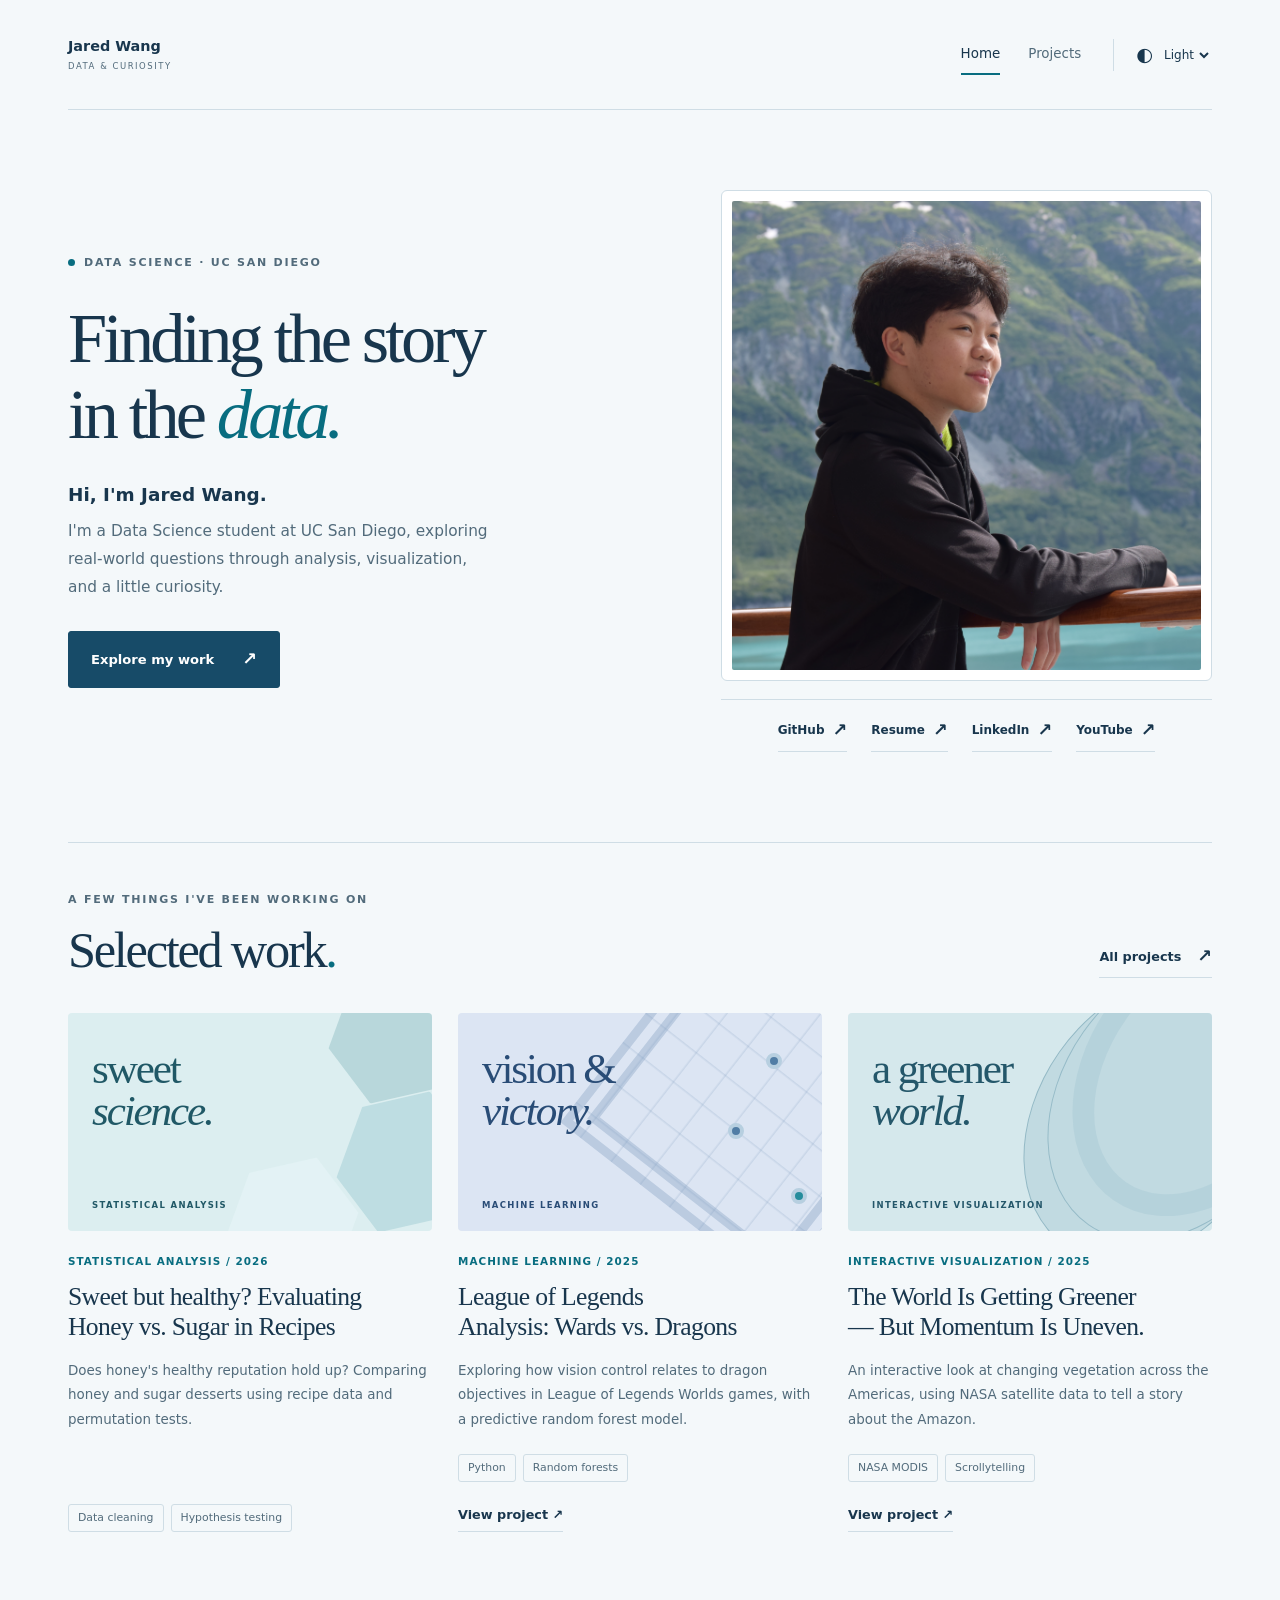
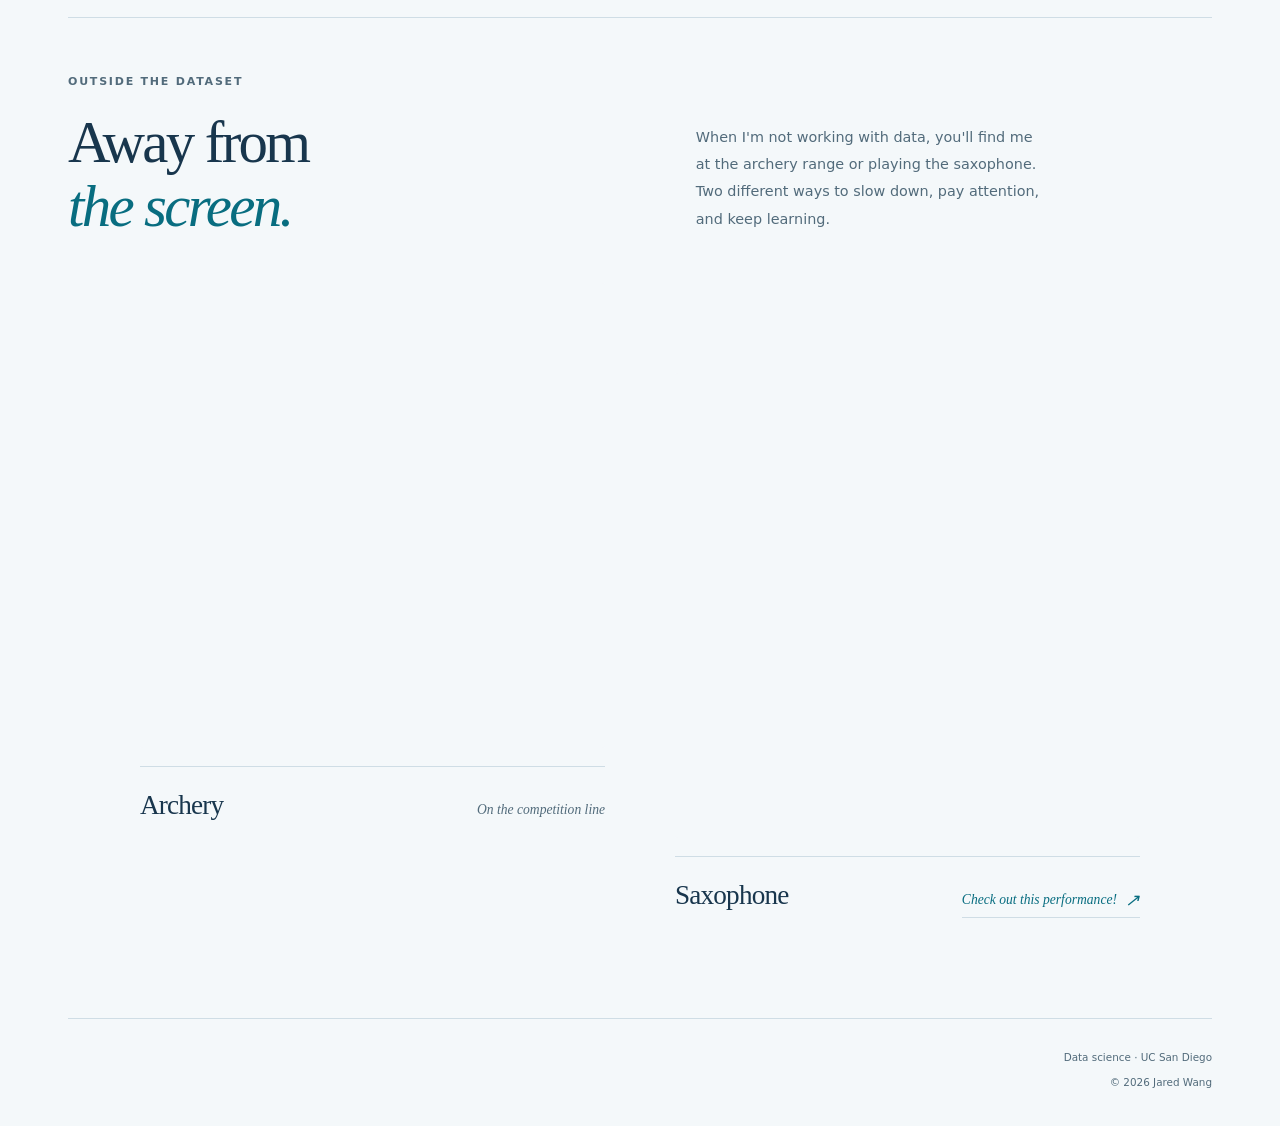
<file: index.html>
<!DOCTYPE html>
<html lang="en">
<head>
    <meta charset="UTF-8">
    <meta name="viewport" content="width=device-width, initial-scale=1.0">
    <meta name="description" content="Jared Wang is a Data Science student at UC San Diego exploring the stories behind real-world data.">
    <title>Jared Wang — Data &amp; Curiosity</title>
    <link rel="stylesheet" href="style.css">
    <script src="global.js" type="module"></script>
    <script src="index.js" type="module"></script>
</head>
<body class="home-page">
    <main id="main">
        <section class="hero" aria-labelledby="intro-title">
            <div class="hero-copy">
                <p class="eyebrow"><span class="status-dot" aria-hidden="true"></span> Data science · UC San Diego</p>
                <h1 id="intro-title">Finding the story<br>in the <em>data.</em></h1>
                <p class="hero-intro">Hi, I'm Jared Wang.</p>
                <p class="hero-description">I'm a Data Science student at UC San Diego, exploring real-world questions through analysis, visualization, and a little curiosity.</p>
                <div class="hero-actions">
                    <a class="button" href="projects/">Explore my work <span aria-hidden="true">↗</span></a>
                    <!-- <a class="text-link" href="documents/Jared_Resume.pdf" target="_blank" rel="noopener noreferrer">View resume <span aria-hidden="true">↗</span><span class="sr-only"> (opens in a new tab)</span></a> -->
                </div>
            </div>
            <figure class="portrait">
                <div class="portrait-frame">
                    <img src="images/DSC_0252.JPG" alt="Jared looking out over the water on a cruise in Alaska" width="6000" height="4000" fetchpriority="high">
                </div>
                <figcaption>
                    <div class="portrait-links" role="group" aria-label="Profile links">
                        <a class="text-link" href="https://github.com/JaredW022" target="_blank" rel="noopener noreferrer">GitHub <span aria-hidden="true">↗</span><span class="sr-only"> (opens in a new tab)</span></a>
                        <a class="text-link" href="documents/Jared_Resume.pdf" target="_blank" rel="noopener noreferrer">Resume <span aria-hidden="true">↗</span><span class="sr-only"> (opens in a new tab)</span></a>
                        <a class="text-link" href="https://linkedin.com/in/jared-wang-a64186307" target="_blank" rel="noopener noreferrer">LinkedIn <span aria-hidden="true">↗</span><span class="sr-only"> (opens in a new tab)</span></a>
                        <a class="text-link" href="https://www.youtube.com/@JaredWang1" target="_blank" rel="noopener noreferrer">YouTube <span aria-hidden="true">↗</span><span class="sr-only"> (opens in a new tab)</span></a>
                    </div>
                </figcaption>
            </figure>
        </section>
        <section class="work-section" aria-labelledby="work-title">
            <div class="section-heading">
                <div><p class="eyebrow">A few things I've been working on</p><h2 id="work-title">Selected work<span class="accent">.</span></h2></div>
                <a class="text-link" href="projects/">All projects <span aria-hidden="true">↗</span></a>
            </div>
            <div class="projects" data-preview="true" aria-label="Selected projects"></div>
        </section>
        <section class="personal-note" aria-labelledby="personal-title">
            <div class="personal-intro">
                <div><p class="eyebrow">Outside the dataset</p><h2 id="personal-title">Away from<br><em>the screen.</em></h2></div>
                <p>When I'm not working with data, you'll find me at the archery range or playing the saxophone. Two different ways to slow down, pay attention, and keep learning.</p>
            </div>
            <div class="personal-gallery">
                <figure class="interest-photo archery-photo">
                    <div class="interest-image"><img src="images/DSC04361_Original.jpg" alt="Jared drawing a recurve bow at an indoor archery range" width="4688" height="7028" loading="lazy" decoding="async"></div>
                    <figcaption><span>Archery</span><span>On the competition line</span></figcaption>
                </figure>
                <figure class="interest-photo music-photo">
                    <div class="interest-image"><img src="images/IMG_6248.PNG" alt="Jared playing the saxophone with sheet music on a stand" width="2532" height="1170" loading="lazy" decoding="async"></div>
                    <figcaption><span>Saxophone</span><a class="text-link performance-link" href="https://youtu.be/4shO8WSLmiE?si=Z1OiHiEH8dSEk5jz" target="_blank" rel="noopener noreferrer" aria-label="Check out my saxophone performances on YouTube (opens in a new tab)">Check out this performance! <span aria-hidden="true">↗</span></a></figcaption>
                </figure>
            </div>
        </section>
        <!-- GitHub Profile Stats are intentionally hidden.
        <h2>GitHub Profile Stats</h2>
        <div id="profile-stats"></div>
        -->
    </main>
</body>
</html>
</file>
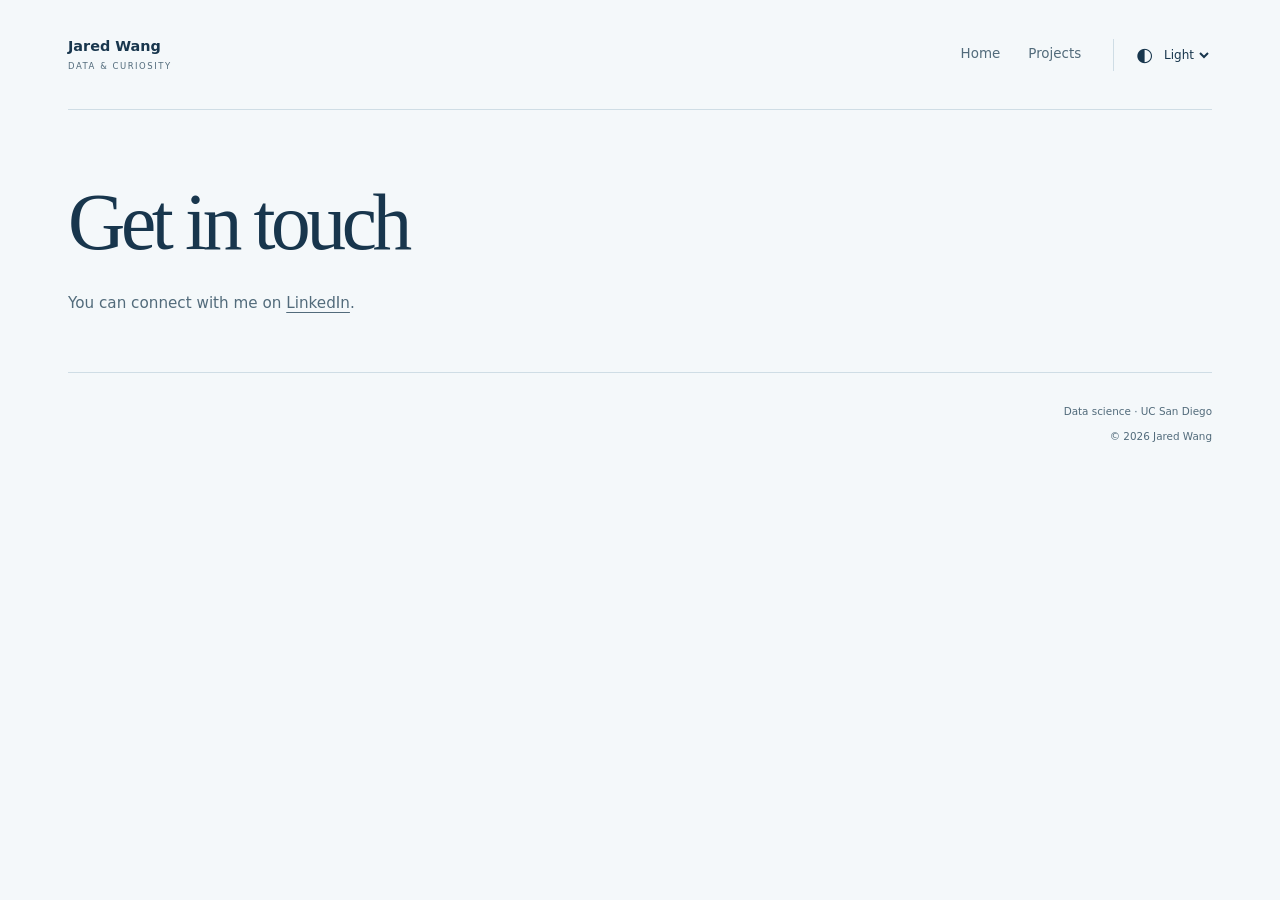
<file: contact/index.html>
<!DOCTYPE html>
<html lang="en">
<head>
    <meta charset="UTF-8">
    <meta name="viewport" content="width=device-width, initial-scale=1.0">
    <title>Contact — Jared Wang</title>
    <link rel="stylesheet" href="../style.css">
    <script src="../global.js" type="module"></script>
</head>
<body>
    <main id="main" class="page-heading">
        <h1>Get in touch</h1>
        <p>You can connect with me on <a href="https://linkedin.com/in/jared-wang-a64186307" target="_blank" rel="noopener noreferrer">LinkedIn</a>.</p>
    </main>
</body>
</html>
</file>
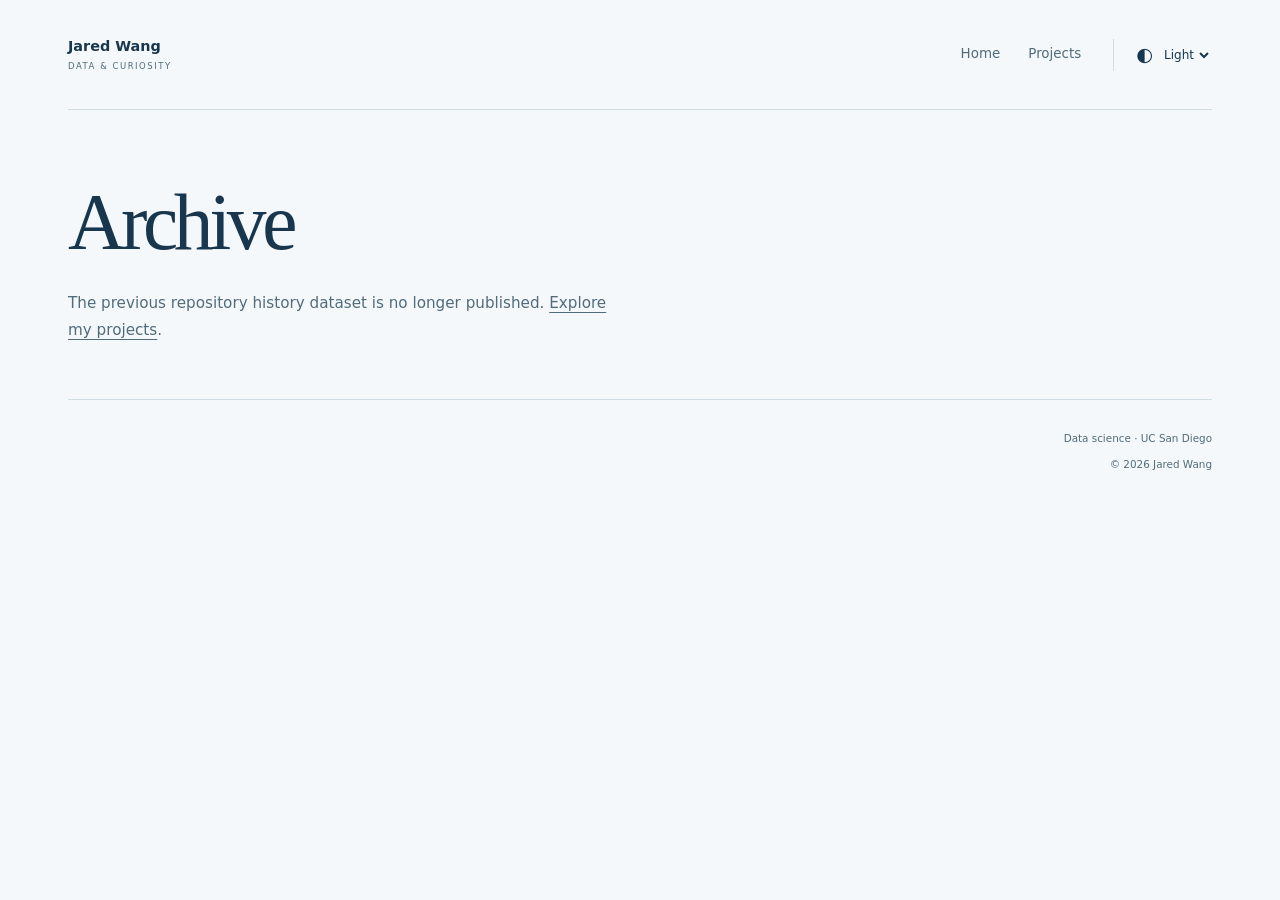
<file: meta/index.html>
<!DOCTYPE html>
<html lang="en">
<head>
    <meta charset="UTF-8">
    <meta name="viewport" content="width=device-width, initial-scale=1.0">
    <title>Archive — Jared Wang</title>
    <link rel="stylesheet" href="../style.css">
    <script src="../global.js" type="module"></script>
</head>
<body>
    <main id="main" class="page-heading">
        <h1>Archive</h1>
        <p>The previous repository history dataset is no longer published. <a href="../projects/">Explore my projects</a>.</p>
    </main>
</body>
</html>
</file>
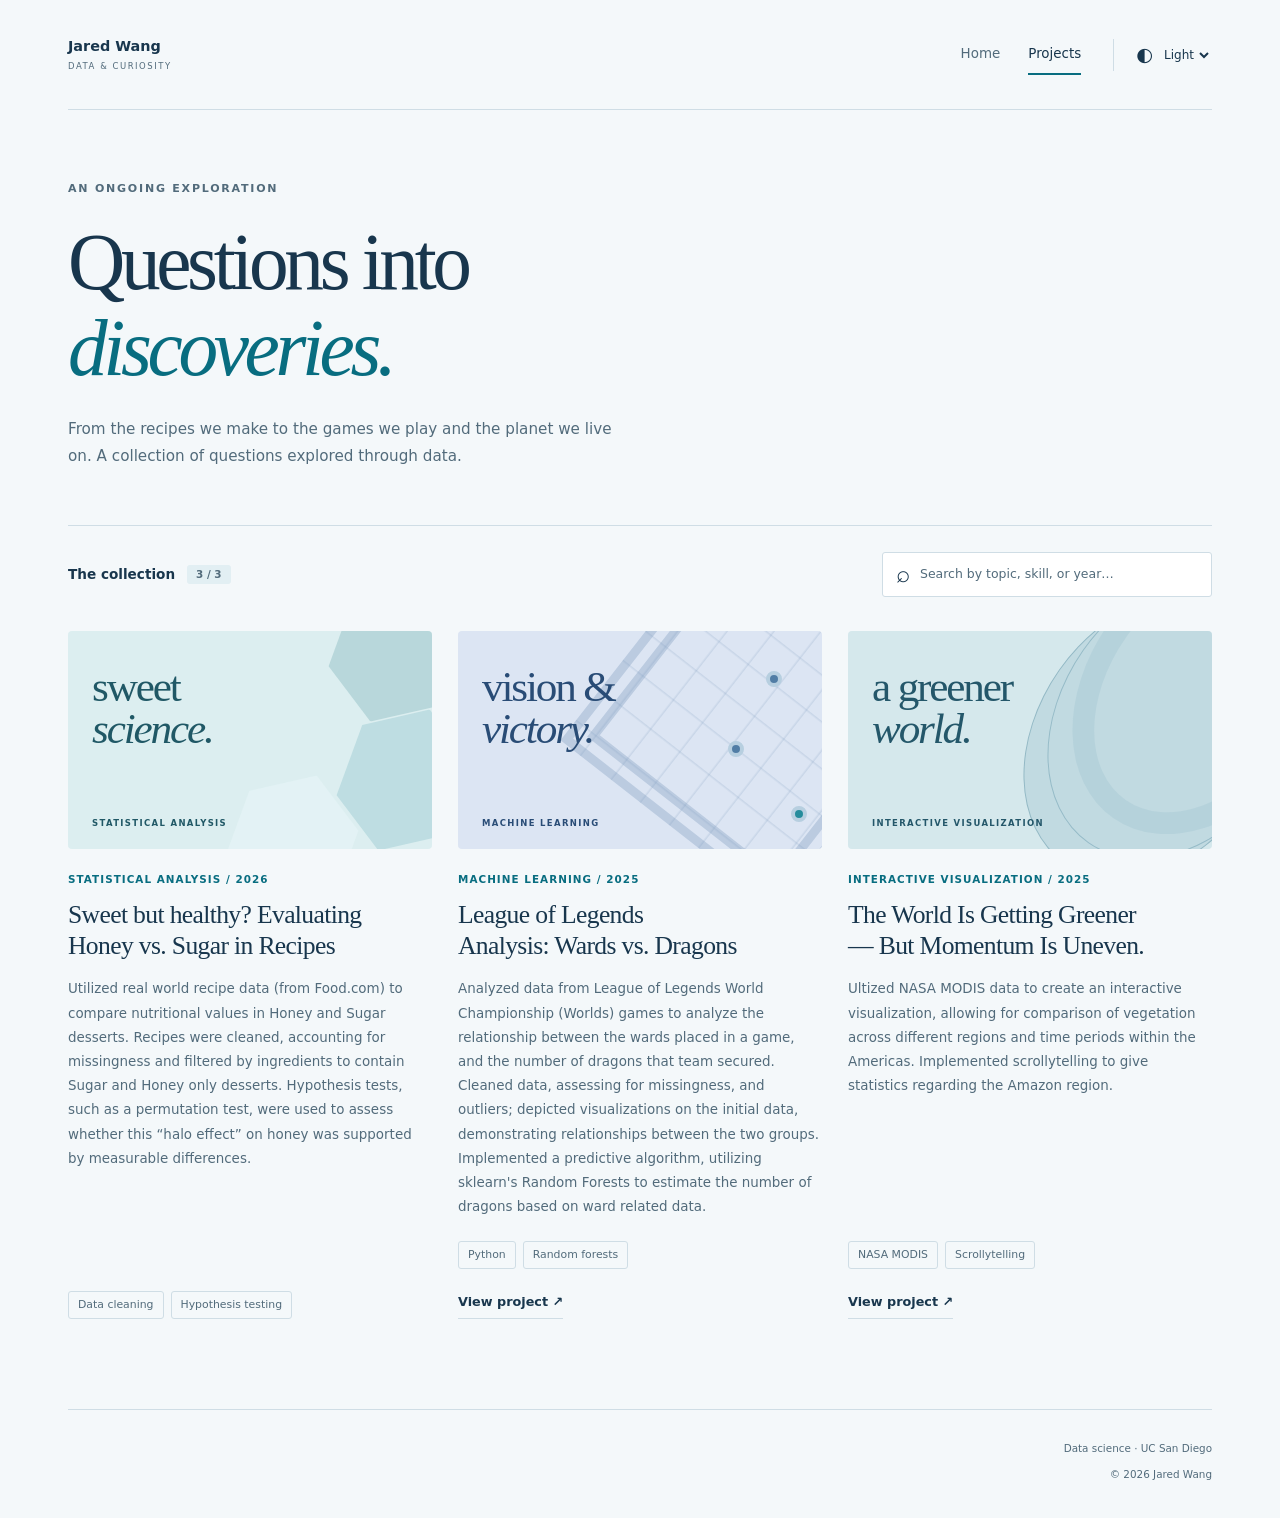
<file: projects/index.html>
<!DOCTYPE html>
<html lang="en">
<head>
    <meta charset="UTF-8">
    <meta name="viewport" content="width=device-width, initial-scale=1.0">
    <meta name="description" content="Explore Jared Wang's projects in data analysis, machine learning, and interactive visualization.">
    <title>Projects — Jared Wang</title>
    <link rel="stylesheet" href="../style.css">
    <script src="../global.js" type="module"></script>
    <script src="projects.js" type="module"></script>
</head>
<body class="projects-page">
    <main id="main">
        <header class="page-heading">
            <p class="eyebrow">An ongoing exploration</p>
            <h1>Questions into<br><em>discoveries.</em></h1>
            <p>From the recipes we make to the games we play and the planet we live on. A collection of questions explored through data.</p>
        </header>
        <section class="project-collection" aria-labelledby="collection-title">
            <div class="project-toolbar">
                <h2 id="collection-title">The collection <span class="project-count" aria-live="polite"></span></h2>
                <label class="search-field"><span aria-hidden="true">⌕</span><input class="searchBar" type="search" aria-label="Search projects" placeholder="Search by topic, skill, or year…"></label>
            </div>
            <div class="projects"></div>
        </section>
    </main>
</body>
</html>
</file>
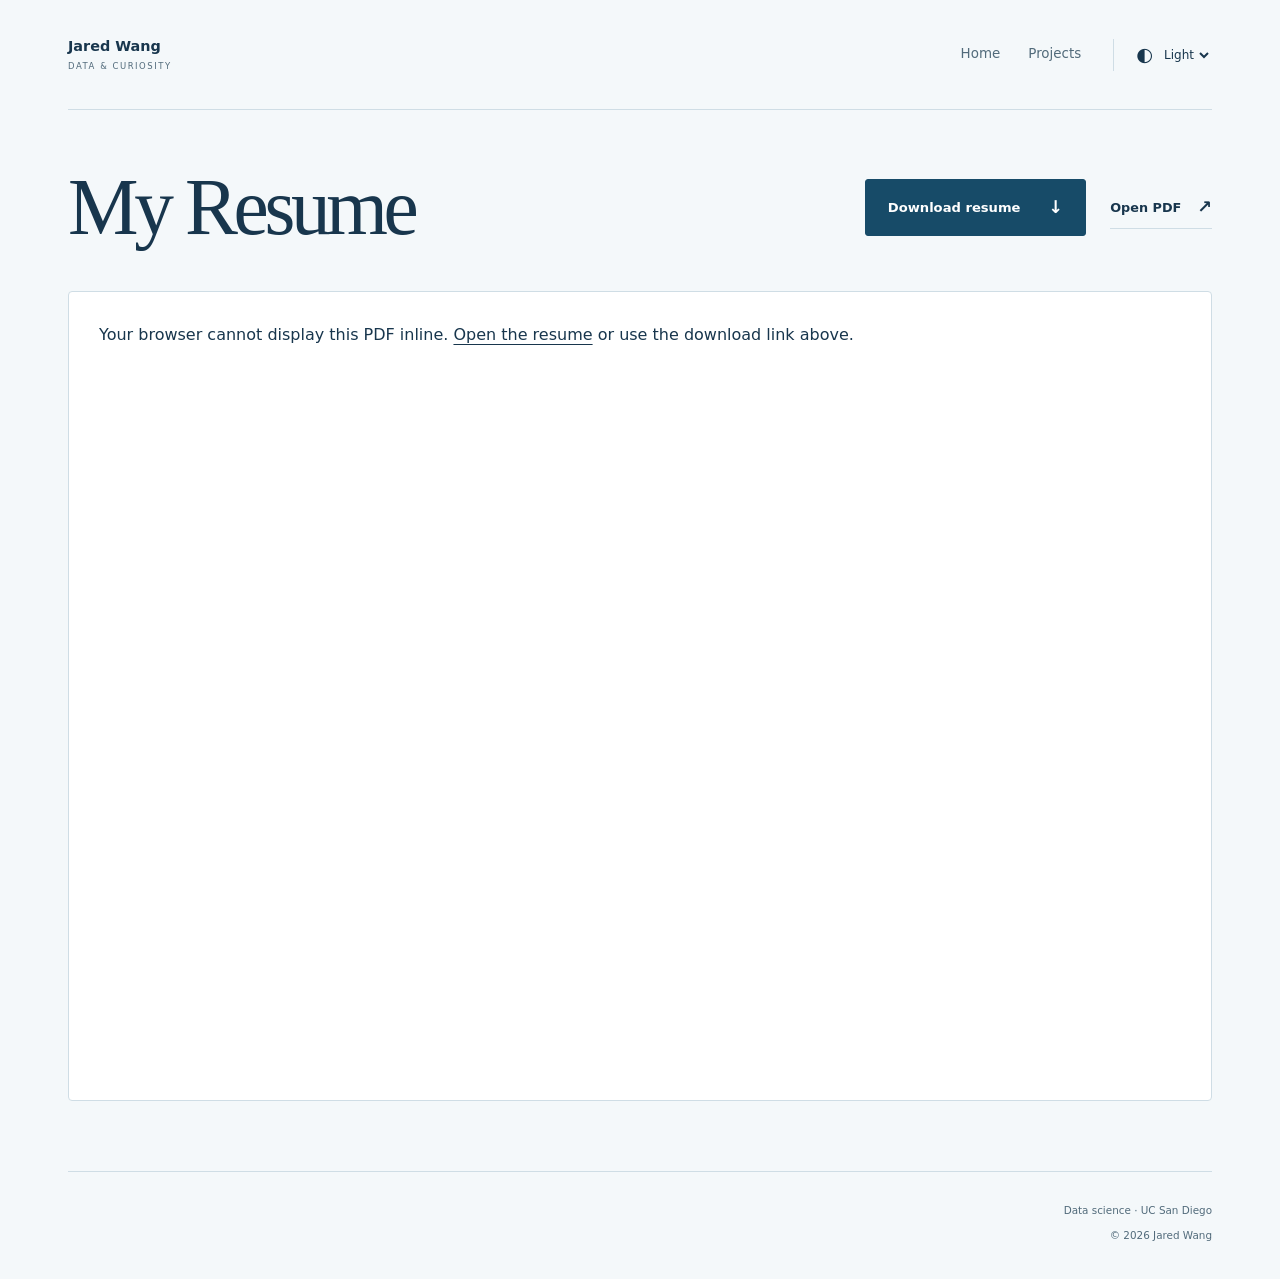
<file: resume.html>
<!DOCTYPE html>
<html lang="en">
<head>
    <meta charset="UTF-8">
    <meta name="viewport" content="width=device-width, initial-scale=1.0">
    <meta name="description" content="View or download Jared Wang's updated resume, including education, experience, projects, and technical skills.">
    <title>Resume — Jared Wang</title>
    <link rel="stylesheet" href="style.css">
    <script src="global.js" type="module"></script>
</head>
<body class="resume-page">
    <main id="main">
        <header class="resume-toolbar">
            <h1>My Resume<span class="accent"></span></h1>
            <div class="resume-actions">
                <a class="button" href="documents/Jared_Resume.pdf" download="Jared_Resume.pdf">Download resume <span aria-hidden="true">↓</span></a>
                <a class="text-link" href="documents/Jared_Resume.pdf" target="_blank" rel="noopener noreferrer">Open PDF <span aria-hidden="true">↗</span><span class="sr-only"> (opens in a new tab)</span></a>
            </div>
        </header>
        <object class="resume-pdf" data="documents/Jared_Resume.pdf#view=FitH&navpanes=0" type="application/pdf" aria-label="Jared Wang's resume PDF">
            <p>Your browser cannot display this PDF inline. <a href="documents/Jared_Resume.pdf">Open the resume</a> or use the download link above.</p>
        </object>
    </main>
</body>
</html>
</file>
<file: style.css>
/* A coastal palette of soft white, deep navy, teal, and pale blue. */
:root {
  color-scheme: light;
  --paper: light-dark(#f4f8fa, #101e2b);
  --surface: light-dark(#ffffff, #172b3a);
  --ink: light-dark(#18364d, #e6f0f5);
  --muted: light-dark(#526b7b, #a9bdcc);
  --line: light-dark(#cfdde5, #344d60);
  --accent: light-dark(#086d80, #79cfda);
  --tint: light-dark(#e2eff3, #1b3545);
  --button: light-dark(#174b68, #a6dbe6);
  --button-text: light-dark(#ffffff, #101e2b);
  --color-accent: var(--accent);
  font-family: "Segoe UI", system-ui, -apple-system, sans-serif;
  background: var(--paper);
  color: var(--ink);
  accent-color: var(--accent);
  scroll-behavior: smooth;
  scroll-padding-top: 2rem;
}
* { box-sizing: border-box; }
body { max-width: 1240px; margin: 0 auto; padding: 0 48px; font-size: 16px; line-height: 1.65; }
a { color: inherit; text-underline-offset: .25em; }
button, input, select, textarea { font: inherit; }
button, select { cursor: pointer; }
button, input, select, textarea { color: var(--ink); }
img { display: block; max-width: 100%; height: auto; }
::selection { background: var(--ink); color: var(--paper); }
:focus-visible { outline: 3px solid var(--accent); outline-offset: 5px; }
h1, h2, h3, p, figure { margin: 0; }
h1, h2, h3 { font-weight: 400; line-height: 1.08; text-wrap: balance; }
h1, h2, .footer-name { font-family: Georgia, "Times New Roman", serif; }
h1 { font-size: clamp(3.3rem, 6.2vw, 5.6rem); letter-spacing: -.055em; }
h1 em { color: var(--accent); font-weight: 400; }
h2 { font-size: clamp(2.25rem, 4vw, 3.15rem); letter-spacing: -.045em; }
h3 { font-family: Georgia, "Times New Roman", serif; font-size: 1.6rem; letter-spacing: -.025em; line-height: 1.2; }
.accent { color: var(--accent); }
.eyebrow { font-size: .69rem; text-transform: uppercase; letter-spacing: .16em; font-weight: 650; color: var(--muted); }
.sr-only { position: absolute; width: 1px; height: 1px; padding: 0; margin: -1px; overflow: hidden; clip-path: inset(50%); white-space: nowrap; border: 0; }
.skip-link { position: fixed; top: -100px; left: 16px; z-index: 100; padding: 10px 20px; background: var(--surface); color: var(--ink); }
.skip-link:focus { top: 12px; }
.site-header { min-height: 110px; display: flex; align-items: center; gap: 32px; border-bottom: 1px solid var(--line); }
.brand { display: flex; align-items: center; gap: 13px; margin-right: auto; text-decoration: none; font-size: .9rem; line-height: 1.3; font-weight: 600; }
.brand-mark { display: grid; place-items: center; width: 44px; height: 44px; background: var(--button); color: var(--button-text); border-radius: 50% 50% 5px 50%; font: italic 25px Georgia, serif; letter-spacing: -.08em; padding-right: 4px; }
.brand-caption { display: block; color: var(--muted); text-transform: uppercase; font-size: .53rem; letter-spacing: .18em; font-weight: 500; margin-top: 5px; }
.site-header nav { display: flex; gap: 28px; }
.site-header nav a { position: relative; padding: 12px 0; font-size: .84rem; text-decoration: none; color: var(--muted); }
.site-header nav a::after { content: ""; position: absolute; bottom: 3px; left: 0; width: 0; height: 2px; background: var(--accent); transition: width .2s ease; }
.site-header nav a:hover, .site-header nav a.current { color: var(--ink); }
.site-header nav a:hover::after, .site-header nav a.current::after { width: 100%; }
.color-scheme { display: flex; align-items: center; gap: 5px; border-left: 1px solid var(--line); padding-left: 22px; }
.theme-symbol { font-size: 1.2rem; }
.color-scheme select { font-size: .75rem; background: transparent; border: 0; padding: 8px 2px; max-width: 78px; }
.color-scheme option { background: var(--paper); }
.hero { display: grid; grid-template-columns: 1.2fr 1fr; gap: clamp(32px, 5vw, 80px); align-items: center; padding: 80px 0 90px; }
.hero .eyebrow { margin-bottom: 28px; display: flex; align-items: center; gap: 9px; }
.status-dot { width: 7px; height: 7px; background: var(--accent); border-radius: 50%; }
.hero h1 { font-size: clamp(3.3rem, 5.5vw, 5rem); margin-bottom: 28px; }
.hero-intro { font-size: 1.15rem; font-weight: 600; margin-bottom: 8px; }
.hero-description { color: var(--muted); max-width: 420px; font-size: .96rem; line-height: 1.8; }
.hero-actions { display: flex; flex-wrap: wrap; gap: 28px; align-items: center; margin-top: 30px; }
.button { display: inline-flex; align-items: center; justify-content: center; gap: 28px; border: 1px solid var(--button); padding: 13px 22px; background: var(--button); color: var(--button-text); text-decoration: none; font-size: .82rem; font-weight: 600; border-radius: 3px; transition: transform .2s ease, box-shadow .2s ease; }
.button:hover { transform: translateY(-2px); box-shadow: 0 5px 0 color-mix(in srgb, var(--button) 18%, transparent); }
.button span, .text-link span { font-size: 1.1rem; }
.text-link { display: inline-flex; align-items: center; gap: 16px; font-size: .8rem; font-weight: 600; text-decoration: none; border-bottom: 1px solid var(--line); padding: 6px 0; }
.text-link:hover { color: var(--accent); border-color: var(--accent); }
.hero-note { color: var(--muted); font-size: .7rem; margin-top: 35px; }
.portrait { width: 100%; }
.portrait-frame { padding: 10px; background: var(--surface); border: 1px solid var(--line); border-radius: 6px; }
.portrait img { width: 100%; height: auto; aspect-ratio: 1; object-fit: cover; object-position: 43% center; border-radius: 2px; }
.portrait figcaption { font-size: .63rem; color: var(--muted); margin-top: 18px; }
.portrait-caption { display: flex; justify-content: space-between; gap: 10px; }
.portrait-links { display: flex; flex-wrap: wrap; justify-content: center; gap: 12px 24px; margin-top: 16px; padding-top: 10px; border-top: 1px solid var(--line); }
.portrait-links .text-link { color: var(--ink); font-size: .75rem; gap: 8px; }
.portrait-links .text-link:hover { color: var(--accent); }
.portrait-email { margin-top: 12px; text-align: center; color: var(--muted); font-size: .75rem; }
.work-section { padding: 48px 0 70px; border-top: 1px solid var(--line); }
.section-heading { display: flex; justify-content: space-between; gap: 24px; align-items: flex-end; margin-bottom: 35px; }
.section-heading .eyebrow { margin-bottom: 14px; }
.projects { display: grid; grid-template-columns: repeat(3, minmax(0, 1fr)); gap: 26px; align-items: stretch; }
.project-card { display: flex; flex-direction: column; min-width: 0; scroll-margin-top: 30px; }
.project-card:target { outline: 2px solid var(--accent); outline-offset: 10px; }
.project-cover-link { display: block; text-decoration: none; border-radius: 4px; }
.project-art { height: 218px; border-radius: 4px; overflow: hidden; position: relative; isolation: isolate; transition: transform .3s ease; }
.project-cover-link:hover .project-art { transform: translateY(-4px); }
.art-honey { background: #dceef0; color: #205866; }
.art-game { background: #dce5f3; color: #294c76; }
.art-earth { background: #d5e8ec; color: #24576a; }
.art-word { position: absolute; left: 24px; top: 35px; font: 2.7rem/.98 Georgia, serif; letter-spacing: -.05em; z-index: 2; }
.art-word i { font-weight: 400; }
.art-label { position: absolute; bottom: 18px; left: 24px; font-size: .53rem; letter-spacing: .16em; text-transform: uppercase; font-weight: 650; }
.honey-cell { position: absolute; width: 132px; height: 150px; background: #73acb2; clip-path: polygon(50% 0, 94% 25%, 94% 75%, 50% 100%, 6% 75%, 6% 25%); opacity: .35; }
.cell-one { right: -30px; top: -55px; transform: rotate(20deg); }
.cell-two { right: -38px; top: 74px; transform: rotate(20deg); background: #84bdc5; }
.cell-three { right: 75px; top: 140px; transform: rotate(20deg); background: #eefafb; }
.game-map { position: absolute; right: -75px; top: -55px; width: 280px; height: 280px; transform: rotate(38deg); border: 28px double #7897ba55; background: repeating-linear-gradient(0deg, transparent 0 35px, #7897ba33 36px 37px), repeating-linear-gradient(90deg, transparent 0 35px, #7897ba33 36px 37px); }
.map-node { width: 16px; height: 16px; position: absolute; background: #517da5; border: 4px solid #b7cfe0; border-radius: 50%; }
.node-one { right: 40px; top: 40px; }
.node-two { right: 78px; top: 110px; }
.node-three { right: 15px; top: 175px; background: #258c9c; }
.earth-orbit { position: absolute; width: 230px; height: 310px; border: 1px solid #50879c66; border-radius: 50%; transform: rotate(35deg); right: -80px; top: -70px; }
.orbit-two { right: -56px; top: -50px; background: #6da0b230; }
.orbit-three { right: -105px; top: -95px; border-width: 22px; border-color: #6da0b222; }
.project-body { display: flex; flex: 1; flex-direction: column; padding: 22px 0 0; }
.project-meta { color: var(--accent); font-size: .65rem; text-transform: uppercase; letter-spacing: .1em; font-weight: 650; margin-bottom: 12px; }
.project-card h3 a { text-decoration: none; }
.project-card h3 a:hover { color: var(--accent); }
.project-description { color: var(--muted); font-size: .84rem; line-height: 1.8; margin: 16px 0 22px; }
.project-skills { display: flex; flex-wrap: wrap; list-style: none; padding: 0; margin: auto 0 0; gap: 7px; }
.project-skills li { padding: 4px 9px; border: 1px solid var(--line); border-radius: 3px; font-size: .68rem; color: var(--muted); }
.project-external-link { align-self: flex-start; margin-top: 16px; }
.personal-note { padding: 55px 0 20px; margin: 15px 0 80px; border-top: 1px solid var(--line); }
.personal-intro { display: grid; grid-template-columns: 1.1fr 1fr; gap: 60px; align-items: end; }
.personal-note .eyebrow { margin-bottom: 20px; }
.personal-note h2 { font-size: clamp(2.75rem, 4.6vw, 4.1rem); }
.personal-note h2 em { color: var(--accent); font-weight: 400; }
.personal-intro > p { max-width: 350px; color: var(--muted); font-size: .9rem; line-height: 1.9; padding-bottom: 5px; }
.personal-gallery { display: grid; grid-template-columns: repeat(2, minmax(0, 1fr)); gap: 70px; max-width: 1000px; margin: 45px auto 0; align-items: start; }
.music-photo { margin-top: 90px; }
.interest-image { aspect-ratio: 1; overflow: hidden; border-radius: 3px; background: var(--paper); }
.interest-image img { width: 100%; height: 100%; object-fit: cover; }
.archery-photo img { object-position: 50% 55%; }
.music-photo img { object-position: 48% 48%; transform: scale(1.08); }
.interest-photo figcaption { display: flex; flex-wrap: wrap; align-items: baseline; justify-content: space-between; gap: 4px 12px; padding-top: 16px; margin-top: 18px; border-top: 1px solid var(--line); }
.interest-photo figcaption > span:first-child { font-family: Georgia, "Times New Roman", serif; font-size: 1.7rem; color: var(--ink); letter-spacing: -.03em; }
.interest-photo figcaption > span:last-child { font: italic .85rem Georgia, "Times New Roman", serif; color: var(--muted); }
.interest-photo .performance-link { font: italic .85rem Georgia, "Times New Roman", serif; color: var(--accent); gap: 8px; }
.site-footer { border-top: 1px solid var(--line); display: flex; justify-content: flex-end; gap: 24px; padding: 30px 0 35px; }
.footer-name { font-size: 1.6rem; letter-spacing: -.04em; }
.site-footer p { color: var(--muted); font-size: .7rem; margin-top: 5px; }
.footer-meta { display: flex; flex-direction: column; justify-content: center; gap: 8px; text-align: right; color: var(--muted); font-size: .65rem; }
.page-heading { padding: 70px 0 55px; }
.page-heading .eyebrow { margin-bottom: 22px; }
.page-heading > p:last-of-type { max-width: 550px; color: var(--muted); font-size: .95rem; margin-top: 24px; line-height: 1.8; }
.project-collection { padding-bottom: 90px; }
.project-toolbar { display: flex; align-items: center; justify-content: space-between; gap: 24px; border-top: 1px solid var(--line); padding: 26px 0; margin-bottom: 8px; }
.project-toolbar h2 { font-family: inherit; font-size: .85rem; font-weight: 600; letter-spacing: 0; display: flex; align-items: center; gap: 12px; }
.project-count { color: var(--muted); background: var(--tint); padding: 4px 9px; font-size: .65rem; border-radius: 3px; }
.search-field { display: flex; align-items: center; gap: 10px; padding: 0 13px; border: 1px solid var(--line); border-radius: 3px; background: var(--surface); width: min(330px, 100%); }
.search-field > span { font-size: 1.5rem; }
.searchBar { min-width: 0; width: 100%; font-size: .78rem; padding: 11px 0; background: transparent; border: 0; }
.searchBar::placeholder { color: var(--muted); opacity: 1; }
.search-field:focus-within { outline: 2px solid var(--accent); outline-offset: 2px; }
.searchBar:focus-visible { outline: none; }
.empty-state { grid-column: 1 / -1; text-align: center; padding: 70px 24px; border: 1px dashed var(--line); color: var(--muted); }
.resume-toolbar { display: flex; flex-wrap: wrap; justify-content: space-between; align-items: center; gap: 24px; padding: 55px 0 40px; }
.resume-actions { display: flex; flex-wrap: wrap; align-items: center; gap: 24px; }
.resume-actions .button { margin-top: 0; }
.resume-pdf { display: block; width: 100%; height: 1100px; max-height: 90vh; min-height: 500px; margin-bottom: 70px; border: 1px solid var(--line); border-radius: 4px; background: white; }
.resume-pdf > p { padding: 30px; color: #18364d; }
.resume { padding: 45px 55px; margin: 0 0 80px; border: 1px solid var(--line); background: var(--surface); border-radius: 4px; }
.resume .resume-name { font-size: 2.5rem; margin-bottom: 15px; border: 0; padding: 0; }
.resume .contact { display: flex; flex-wrap: wrap; gap: 5px; font-size: .76rem; color: var(--muted); padding-bottom: 28px; border-bottom: 1px solid var(--line); }
.resume h2:not(.resume-name) { font-family: inherit; font-size: .72rem; font-weight: 700; letter-spacing: .16em; text-transform: uppercase; margin-top: 38px; margin-bottom: 22px; color: var(--accent); }
.resume section { display: grid; grid-template-columns: 1fr 1fr; gap: 22px 45px; }
.resume h3 { font-size: 1.35rem; margin-bottom: 8px; }
.resume article p { font-size: .75rem; color: var(--muted); }
.resume ul { padding-left: 18px; color: var(--muted); font-size: .8rem; line-height: 1.8; margin: 12px 0 0; }
form { display: grid; grid-template-columns: auto 1fr; gap: 1rem; padding: 40px 0 80px; }
form input, form textarea { border: 1px solid var(--line); padding: 10px; background: var(--surface); border-radius: 3px; }
form button { grid-column: 1 / -1; background: var(--button); color: var(--button-text); padding: 12px; border: 0; }
@media (max-width: 950px) {
  body { padding: 0 28px; }
  .hero { gap: 35px; padding: 65px 0; }
  .hero h1 { font-size: 4rem; }
  .projects { gap: 20px; }
  .art-word { font-size: 2.2rem; left: 18px; }
  .art-label { left: 18px; font-size: .48rem; }
  .project-card h3 { font-size: 1.4rem; }
  .personal-intro { gap: 30px; }
  .personal-gallery { gap: 35px; }
}
@media (max-width: 700px) {
  body { padding: 0 22px; }
  .site-header { min-height: 95px; gap: 14px; flex-wrap: wrap; padding: 17px 0; }
  .brand { gap: 9px; }
  .brand-mark { width: 36px; height: 36px; font-size: 22px; }
  .brand-caption { font-size: .47rem; }
  .site-header nav { order: 3; width: 100%; gap: 27px; justify-content: center; border-top: 1px solid var(--line); padding-top: 5px; }
  .site-header nav a { font-size: .8rem; padding: 8px 0; }
  .color-scheme { padding-left: 12px; }
  .hero { grid-template-columns: 1fr; gap: 40px; padding: 45px 0 55px; }
  .hero h1 { font-size: clamp(3.2rem, 10.8vw, 4.5rem); }
  .hero .eyebrow { font-size: .61rem; margin-bottom: 23px; }
  .hero-description { max-width: 100%; }
  .hero-actions { gap: 24px; }
  .hero-note { margin-top: 25px; }
  .portrait { max-width: 480px; margin: 0 auto; }
  .section-heading { align-items: flex-start; }
  .section-heading .eyebrow { font-size: .58rem; max-width: 200px; }
  .section-heading .text-link { flex-shrink: 0; margin-top: 30px; font-size: .72rem; }
  .projects { grid-template-columns: 1fr; gap: 40px; }
  .project-art { height: 245px; }
  .art-word { font-size: 3rem; left: 25px; }
  .art-label { left: 25px; font-size: .55rem; }
  .project-card h3 { font-size: 1.65rem; }
  .project-description { font-size: .9rem; }
  .project-skills li { font-size: .65rem; }
  .personal-note { padding-top: 35px; margin-bottom: 45px; }
  .personal-intro { grid-template-columns: 1fr; gap: 24px; }
  .personal-intro > p { max-width: none; }
  .personal-gallery { grid-template-columns: 1fr; gap: 40px; margin-top: 32px; }
  .music-photo { margin-top: 0; }
  .work-section { padding-bottom: 40px; }
  .site-footer { padding: 25px 0; }
  .footer-meta { font-size: .57rem; }
  .page-heading { padding: 45px 0 35px; }
  .page-heading h1 { font-size: clamp(3rem, 10vw, 4.2rem); }
  .project-toolbar { align-items: flex-start; flex-direction: column; gap: 18px; }
  .search-field { width: 100%; }
  .resume { padding: 28px 22px; margin-bottom: 50px; }
  .resume section { grid-template-columns: 1fr; }
}
@media (prefers-reduced-motion: reduce) {
  :root { scroll-behavior: auto; }
  *, *::before, *::after { transition: none !important; animation: none !important; }
}
@media print {
  :root { color-scheme: light !important; }
  body { max-width: none; padding: 0; font-size: 11pt; color: #18364d; background: white; }
  .site-header, .site-footer, .skip-link, .resume-toolbar { display: none !important; }
  .resume { margin: 0; padding: 0; border: 0; background: white; }
  .resume section { gap: 20px 30px; }
  .resume article { break-inside: avoid; }
  .resume h2:not(.resume-name) { margin-top: 24px; margin-bottom: 15px; }
  a { text-decoration: none; }
}

/* Retained styles for the archived Meta page. */
path {
  cursor: pointer;
}

.stats {
  display: flex;
  justify-content: space-between;
  flex-wrap: wrap;
  gap: 2rem;
  margin-top: 2rem;
  padding: 1rem 0;
  border-top: 1px solid color-mix(in oklch, canvastext 30%, canvas 70%);
  color: canvastext;
  /* automatically adapts */
}

.stats dt {
  font-size: 0.75rem;
  font-weight: 600;
  color: color-mix(in oklch, canvastext 60%, canvas 40%);
  text-transform: uppercase;
  letter-spacing: 0.05em;
  margin-bottom: 0.25rem;
}

.stats dd {
  font-size: 2rem;
  font-weight: 500;
  color: canvastext;
  /* adapts automatically */
  margin: 0;
}

/* Gridlines behind the chart */
.gridlines line {
  stroke: color-mix(in oklch, canvastext 20%, canvas 80%);
  stroke-width: 1;
  shape-rendering: crispEdges;
}

/* Optional: hide the domain line for a cleaner look */
.gridlines path {
  stroke: none;
}

/* Info layout (dt/dd grid) */
.info {
  display: grid;
  grid-template-columns: max-content 1fr;
  gap: 0.25rem 1rem;
  padding: 1rem;
  border-radius: 8px;
  background: color-mix(in oklch, canvas 90%, canvastext 10%);
  color: canvastext;
  max-width: 300px;
}

.info dt {
  font-size: 0.75rem;
  font-weight: 600;
  opacity: 0.7;
  margin: 0;
}

.info dd {
  margin: 0;
  font-size: 0.9rem;
}

/* Tooltip positioning */
.tooltip {
  position: fixed;
  top: 1em;
  left: 1em;
  z-index: 1000;
  pointer-events: none;
}

/* Circle hover animation */
circle {
  @starting-style {
    r: 0;
  }

  transition: all 200ms ease;
  transform-origin: center;
  transform-box: fill-box;
}

circle:hover {
  transform: scale(1.5);
}

dl.info {
  /* ... other styles ... */
  transition-duration: 500ms;
  transition-property: opacity, visibility;
}

dl.info[hidden]:not(:hover, :focus-within) {
  opacity: 0;
  visibility: hidden;
}

@keyframes marching-ants {
  to {
    stroke-dashoffset: -8;
    /* 5 + 3 */
  }
}

.selection {
  fill-opacity: 0.1;
  stroke: black;
  stroke-opacity: 0.7;
  stroke-dasharray: 5 3;
  animation: marching-ants 2s linear infinite;
}

circle.selected {
  fill: #ff6b6b;
  stroke: black;
  stroke-width: 1.5px;
}

#time-filter {
  width: 100%;
}

#time-filter label {
  display: flex;
  align-items: center;
  gap: 1rem;
}

#commit-progress {
  width: 100%;
  max-width: 25rem; /* adjust this value to taste */
}


#files {
  display: grid;
  grid-template-columns: 1fr 4fr;

  >div {
    grid-column: 1 / -1;
    display: grid;
    grid-template-columns: subgrid;
  }

  dt {
    grid-column: 1;
  }

  dd {
    grid-column: 2;
  }
}

.loc {
  display: flex;
  width: 0.5em;
  aspect-ratio: 1;
  background: var(--color);
  border-radius: 50%;

  transition: opacity 200ms ease, transform 200ms ease;

  @starting-style {
    opacity: 0;
    transform: scale(0);
  }
}

#files {
  display: grid;
  grid-template-columns: 1fr 4fr;
}

#files>div {
  grid-column: 1 / -1;
  display: grid;
  grid-template-columns: subgrid;
}

#files dt {
  grid-column: 1;
}

#files dd {
  grid-column: 2;
  display: flex;
  flex-wrap: wrap;
  align-items: start;
  align-content: start;
  gap: 0.15em;
  padding-top: 0.6em;
  margin-left: 0;
}

dt code small {
  display: block;
  opacity: 0.6;
  font-size: 0.8em;
}

#scrolly-1 {
  position: relative;
  display: flex;
  gap: 1rem;

  > * {
    flex: 1;
  }
}

#scatter-story {
  position: relative;
}

#scatter-plot {
  position: sticky;
  top: 0;
  left: 0;
  bottom: auto;
  height: 50vh;
}

#slider-time {
  margin-left: 1rem;
  font-size: 0.9rem;
  font-weight: 500;
  white-space: nowrap;
}
</file>
